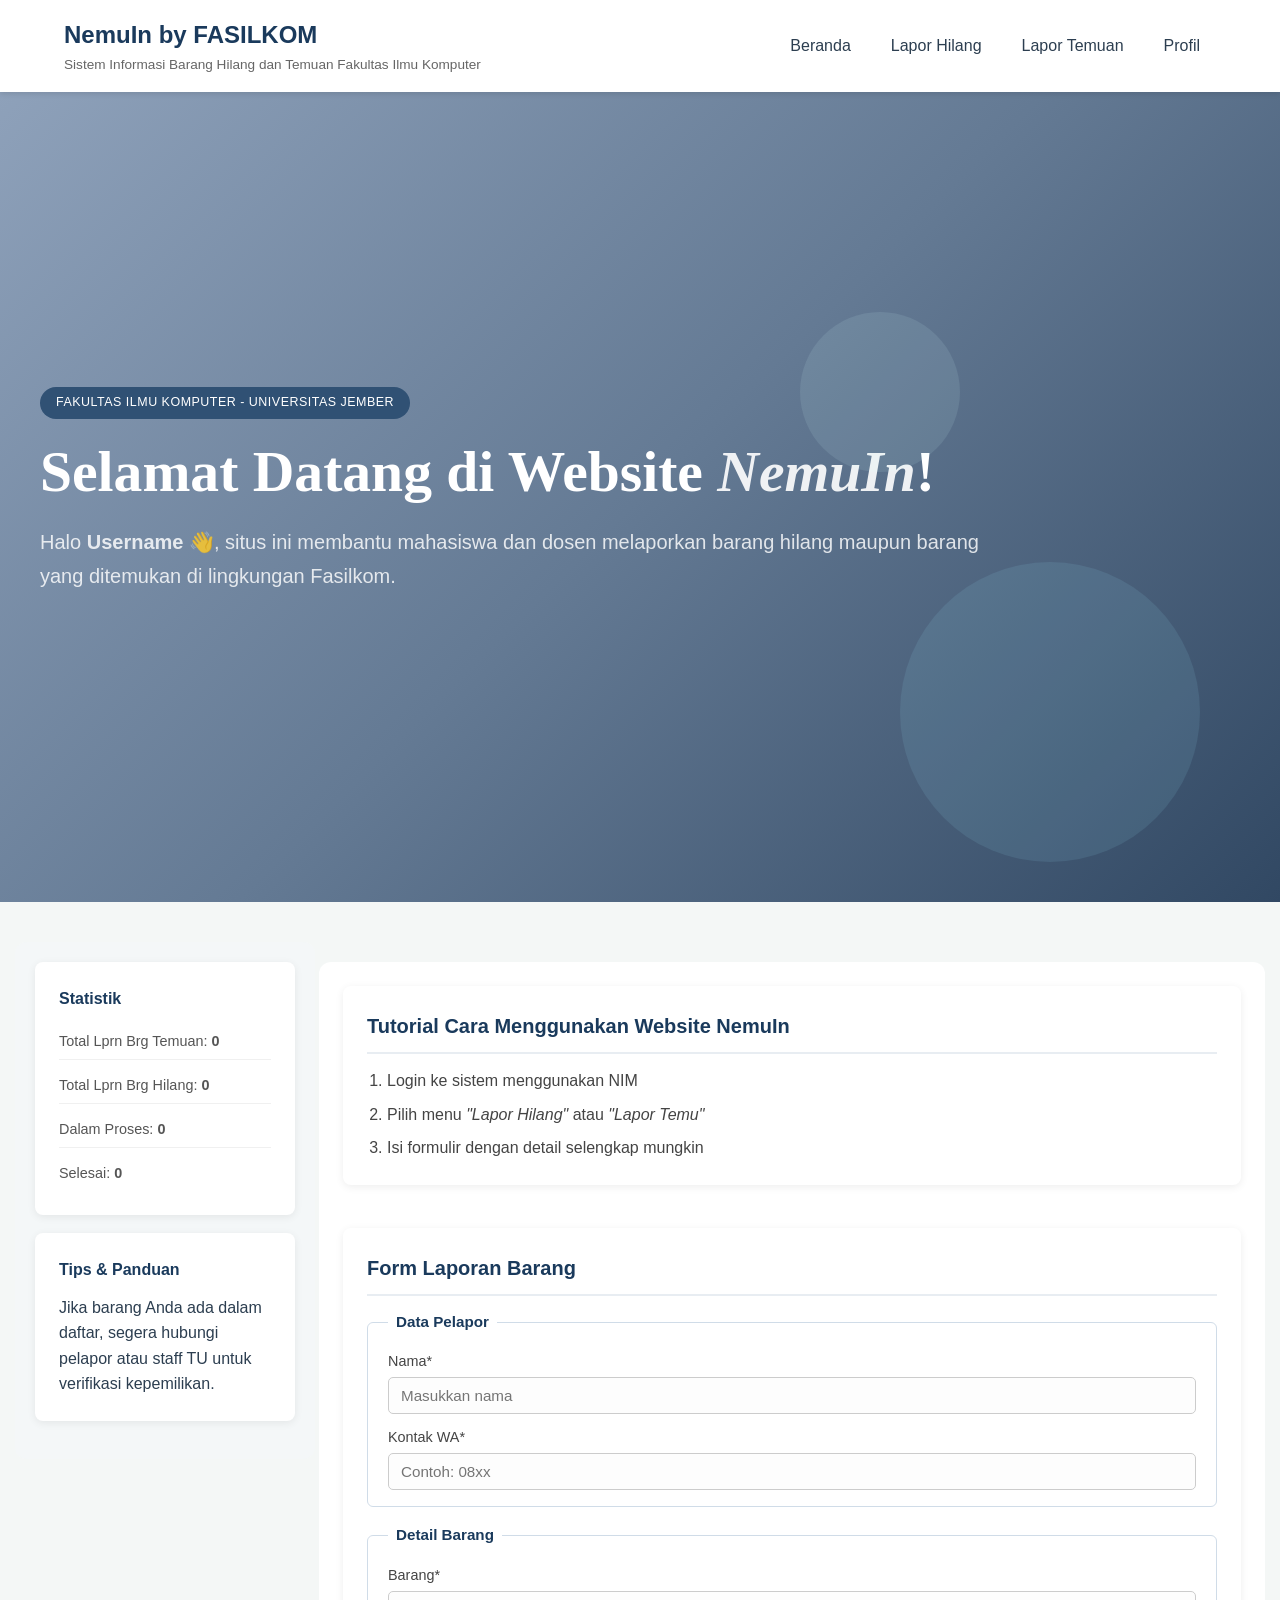
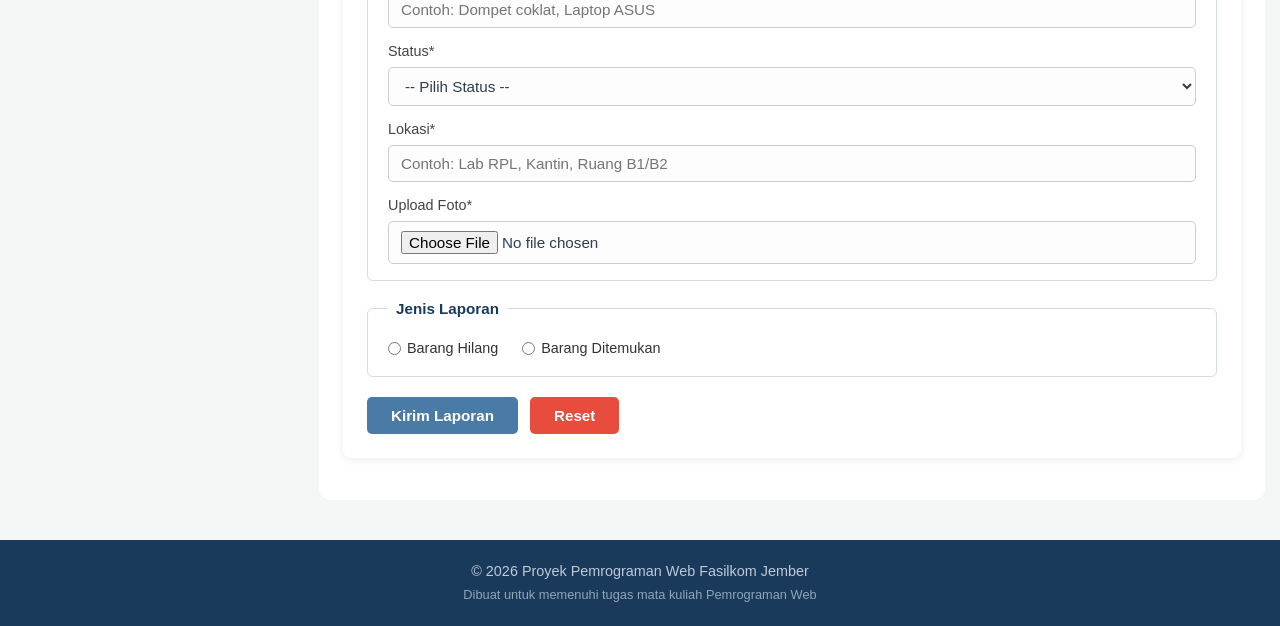
<file: index.html>
<!DOCTYPE html>
<html lang="id">
<head>
    <meta charset="UTF-8">
    <meta name="viewport" content="width=device-width, initial-scale=1.0">
    <meta name="description" content="Sistem Informasi Barang Hilang dan Temuan Fasilkom">
    <link rel="stylesheet" href="style.css">
    <title>Beranda - Lost or Found Fasilkom</title>
</head>
<body>
    <header>
        <div class="brand">
            <h1>NemuIn by FASILKOM</h1>
            <p>Sistem Informasi Barang Hilang dan Temuan Fakultas Ilmu Komputer</p>
        </div>
        <nav>
            <ul>
                <li><a href="index.html">Beranda</a></li>
                <li><a href="hilang.html">Lapor Hilang</a></li>
                <li><a href="ditemukan.html">Lapor Temuan</a></li>
                <li><a href="profil.html">Profil</a></li>
            </ul>
        </nav>           
    </header>       

    <div class="welcome">
        <div class="bg-circle circle-2"></div>
        <div class="bg-circle circle-3"></div>        
        <div class="text-welcome welcome-inner">
            <div class="content">
                <span class="badge">Fakultas Ilmu Komputer - Universitas Jember</span>
                <h1>Selamat Datang di Website <em>NemuIn</em>!</h1>
                <p>Halo <strong>Username 👋</strong>, situs ini membantu mahasiswa dan dosen melaporkan barang hilang maupun barang yang ditemukan di lingkungan Fasilkom.</p>
            </div>
        </div>
    </div>    
    <section class="layout-bawah">
        <aside class="sidebar">
            <div class="card">
                <h3>Statistik</h3>
                <ul>
                    <li>Total Lprn Brg Temuan: <strong id="stat-ditemukan">0</strong></li>
                    <li>Total Lprn Brg Hilang: <strong id="stat-hilang">0</strong></li>
                    <li>Dalam Proses: <strong id="stat-proses">0</strong></li>
                    <li>Selesai: <strong id="stat-dikembalikan">0</strong></li>
                </ul>
            </div>
            <div class="card">
                <h3>Tips &amp; Panduan</h3>
                <p>Jika barang Anda ada dalam daftar, segera hubungi pelapor atau staff TU untuk verifikasi kepemilikan.</p>
            </div>
        </aside>         
        <div class="wrapper">
            <main class="main-content">  
                <section class="card" id="tutorial">
                    <h2>Tutorial Cara Menggunakan Website NemuIn</h2>
                    <ol>
                        <li>Login ke sistem menggunakan NIM</li>
                        <li>Pilih menu <em>"Lapor Hilang"</em> atau <em>"Lapor Temu"</em></li>
                        <li>Isi formulir dengan detail selengkap mungkin</li>
                    </ol>
                </section>
                <section class="card" id="upload">
                    <h2>Form Laporan Barang</h2>
                    <form action="#" method="post" enctype="multipart/form-data">
                        <fieldset>
                            <legend>Data Pelapor</legend>
    
                            <div class="form-group">
                                <label for="nama">Nama<span class="required">*</span></label>
                                <input type="text" id="nama" name="nama" placeholder="Masukkan nama" required>
                            </div>
                            <div class="form-group">
                                <label for="kontak">Kontak WA<span class="required">*</span></label>
                                <input type="text" id="kontak" name="kontak" placeholder="Contoh: 08xx" required>
                            </div>
                        </fieldset>
                        <fieldset>
                            <legend>Detail Barang</legend>
                            <div class="form-group">
                                <label for="barang">Barang<span class="required">*</span></label>
                                <input type="text" id="barang" name="barang" placeholder="Contoh: Dompet coklat, Laptop ASUS" required>
                            </div>                    
                            <div class="form-group">
                                <label for="status">Status<span class="required">*</span></label>
                                <select id="status" name="status" required>
                                    <option value="">-- Pilih Status --</option>
                                    <option value="Dicari">Dicari (untuk barang hilang)</option>
                                    <option value="Dalam Proses">Dalam Proses (untuk barang ditemukan)</option>
                                    <option value="Ditemukan">Ditemukan</option>
                                    <option value="Selesai">Selesai</option>
                                </select>
                            </div>                              
                            <div class="form-group">
                                <label for="lokasi">Lokasi<span class="required">*</span></label>
                                <input type="text" id="lokasi" name="lokasi" placeholder="Contoh: Lab RPL, Kantin, Ruang B1/B2" required>
                            </div>                      
                            <div class="form-group">
                                <label for="foto">Upload Foto<span class="required">*</span></label>
                                <input type="file" id="foto" name="foto" accept="image/*" required>
                            </div>
                        </fieldset>
                        <fieldset>
                            <legend>Jenis Laporan</legend>
                            <div class="form-group radio-group">
                                <label>
                                    <input type="radio" name="jenis" value="hilang" required>
                                    Barang Hilang
                                </label>
                                <label>
                                    <input type="radio" name="jenis" value="ditemukan">
                                    Barang Ditemukan
                                </label>
                            </div>
                        </fieldset>
                        <div class="btn-group">
                            <button type="submit" class="btn-primary">Kirim Laporan</button>
                            <button type="reset" class="btn-reset">Reset</button>
                        </div>
                    </form>
                </section>
            </main>
        </div>
    </section>
    <footer>
        <hr>
        <p>&copy; 2026 Proyek Pemrograman Web Fasilkom Jember</p>
        <p><small>Dibuat untuk memenuhi tugas mata kuliah Pemrograman Web</small></p>
    </footer>
    <script src="script.js"></script>
</body>
</html>
</file>
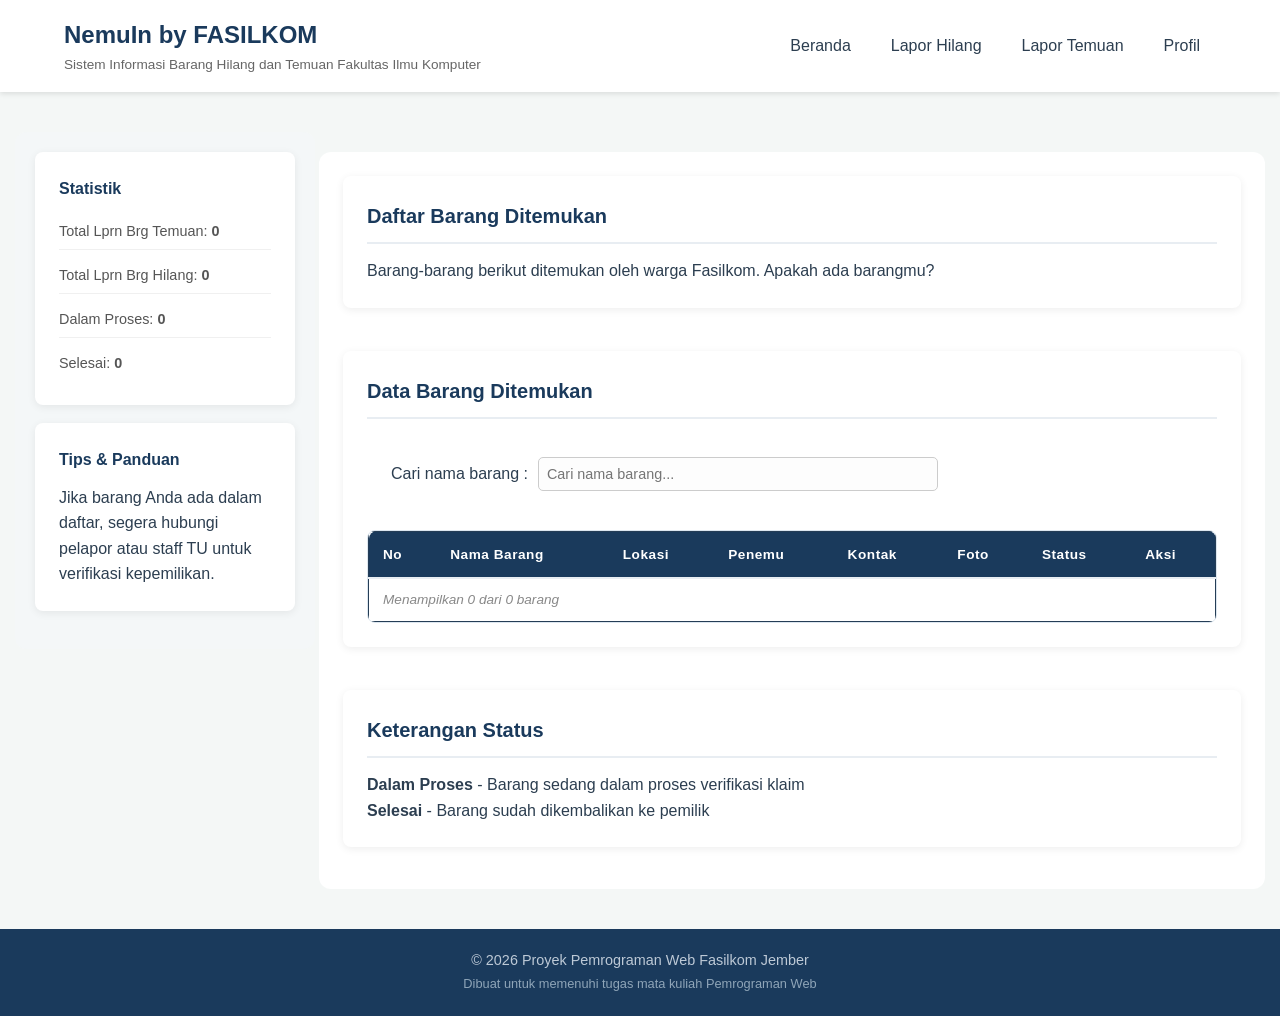
<file: ditemukan.html>
<!DOCTYPE html> 
<html lang="id">
<head>
    <meta charset="UTF-8">
    <meta name="viewport" content="width=device-width, initial-scale=1.0">
    <meta name="description" content="Daftar Barang Temuan - Sistem Informasi Lost & Found Fasilkom">
    <link rel="stylesheet" href="style.css">
    <title>Barang Temuan - Lost or Found Fasilkom</title>
</head>
<body>
    <header>
        <div class="brand">
            <h1>NemuIn by FASILKOM</h1>
            <p>Sistem Informasi Barang Hilang dan Temuan Fakultas Ilmu Komputer</p>
        </div>
        <nav>
            <ul>
                <li><a href="index.html">Beranda</a></li>
                <li><a href="hilang.html">Lapor Hilang</a></li>
                <li><a href="ditemukan.html">Lapor Temuan</a></li>
                <li><a href="profil.html">Profil</a></li>
            </ul>
        </nav>
    </header>
    <section class="layout-bawah">
        <aside class="sidebar">
            <div class="card">
                <h3>Statistik</h3>
                <ul>
                    <li>Total Lprn Brg Temuan: <strong id="stat-ditemukan">0</strong></li>
                    <li>Total Lprn Brg Hilang: <strong id="stat-hilang">0</strong></li>
                    <li>Dalam Proses: <strong id="stat-proses">0</strong></li>
                    <li>Selesai: <strong id="stat-dikembalikan">0</strong></li>
                </ul>
            </div>
            <div class="card">
                <h3>Tips &amp; Panduan</h3>
                <p>Jika barang Anda ada dalam daftar, segera hubungi pelapor atau staff TU untuk verifikasi kepemilikan.</p>
            </div>
        </aside>      
        <div class="wrapper">
            <main class="main-content">
                <section class="card">
                    <h2>Daftar Barang Ditemukan</h2>
                    <p>Barang-barang berikut ditemukan oleh warga Fasilkom. Apakah ada barangmu?</p>
                </section>
                <section class="card" id="tabel-barang">
                    <h2>Data Barang Ditemukan</h2>
                    <div class="search-bar" style="display: flex; align-items: center; gap: 10px; margin-bottom: 15px; padding: 24px;">
                        <p style="margin: 0; white-space: nowrap;">Cari nama barang : </p>
                        <input type="text" id="search-input" placeholder="Cari nama barang..." style="flex: 1; max-width: 400px; padding: 8px;">
                    </div>                              
                    <div class="table-container">
                        <table class="table-fixed w-full">
                            <thead>
                                <tr>
                                    <th>No</th>
                                    <th>Nama Barang</th>
                                    <th>Lokasi</th>
                                    <th>Penemu</th>
                                    <th>Kontak</th>
                                    <th>Foto</th>
                                    <th>Status</th>
                                    <th>Aksi</th>
                                </tr>
                            </thead>
                            <tbody id="isi-tabel" data-jenis="ditemukan">
                            </tbody>
                            <tfoot>
                                <tr>
                                    <td colspan="9">Total: 5 barang &mdash; 3 selesai, 2 dalam proses</td>
                                </tr>
                            </tfoot>
                        </table>
                    </div>
                </section>
                <section class="card" id="keterangan-status">
                    <h2>Keterangan Status</h2>
                    <ul class="status-list">
                        <p><strong>Dalam Proses</strong> - Barang sedang dalam proses verifikasi klaim</p>
                        <p><strong>Selesai</strong> - Barang sudah dikembalikan ke pemilik</p>
                    </ul>
                </section>
            </main>
        </div>
    </section>
    <footer>
        <hr>
        <p>&copy; 2026 Proyek Pemrograman Web Fasilkom Jember</p>
        <p><small>Dibuat untuk memenuhi tugas mata kuliah Pemrograman Web</small></p>
    </footer>
    <script src="script.js"></script>    
</body>
</html>
</file>
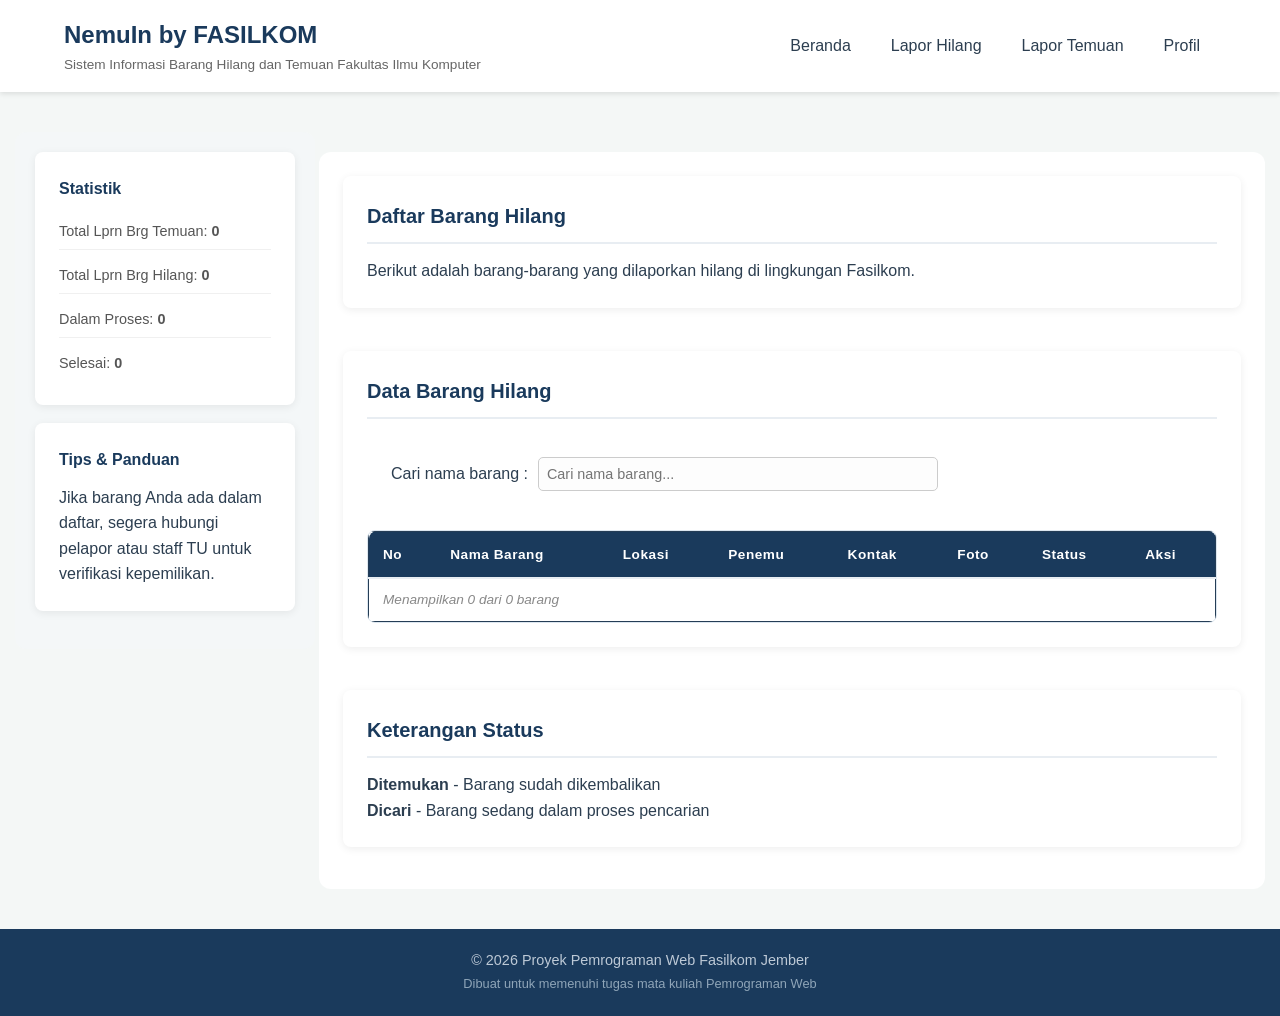
<file: hilang.html>
<!DOCTYPE html> 
<html lang="id">
<head>
    <meta charset="UTF-8">
    <meta name="viewport" content="width=device-width, initial-scale=1.0">
    <meta name="description" content="Daftar Barang Hilang - Sistem Informasi Lost & Found Fasilkom">
    <link rel="stylesheet" href="style.css">
    <title>Barang Hilang - Lost or Found Fasilkom</title>
</head>
<body>
    <header>
        <div class="brand">
            <h1>NemuIn by FASILKOM</h1>
            <p>Sistem Informasi Barang Hilang dan Temuan Fakultas Ilmu Komputer</p>
        </div>
        <nav>
            <ul>
                <li><a href="index.html">Beranda</a></li>
                <li><a href="hilang.html">Lapor Hilang</a></li>
                <li><a href="ditemukan.html">Lapor Temuan</a></li>
                <li><a href="profil.html">Profil</a></li>
            </ul>
        </nav>
    </header>
    <section class="layout-bawah">
        <aside class="sidebar">
            <div class="card">                    
                <h3>Statistik</h3>
                <ul>
                    <li>Total Lprn Brg Temuan: <strong id="stat-ditemukan">0</strong></li>
                    <li>Total Lprn Brg Hilang: <strong id="stat-hilang">0</strong></li>
                    <li>Dalam Proses: <strong id="stat-proses">0</strong></li>
                    <li>Selesai: <strong id="stat-dikembalikan">0</strong></li>
                </ul>
            </div>
            <div class="card">
                <h3>Tips &amp; Panduan</h3>
                <p>Jika barang Anda ada dalam daftar, segera hubungi pelapor atau staff TU untuk verifikasi kepemilikan.</p>
            </div>
        </aside>      
        <div class="wrapper">
            <main class="main-content">                        
                <section class="card">
                    <h2>Daftar Barang Hilang</h2>
                    <p>Berikut adalah barang-barang yang dilaporkan hilang di lingkungan Fasilkom.</p>
                </section>
                <section class="card" id="tabel-barang">                    
                    <h2>Data Barang Hilang</h2>                   
                    <div class="search-bar" style="display: flex; align-items: center; gap: 10px; margin-bottom: 15px; padding: 24px;">
                        <p style="margin: 0; white-space: nowrap;">Cari nama barang : </p>
                        <input type="text" id="search-input" placeholder="Cari nama barang..." style="flex: 1; max-width: 400px; padding: 8px;">
                    </div>                  
                    <div class="table-container">
                        <table>
                            <thead>
                                <tr>
                                    <th>No</th>
                                    <th>Nama Barang</th>
                                    <th>Lokasi</th>
                                    <th>Penemu</th>
                                    <th>Kontak</th>
                                    <th>Foto</th>
                                    <th>Status</th>
                                    <th>Aksi</th>
                                </tr>
                            </thead>
                            <tbody id="isi-tabel" data-jenis="hilang">
                            </tbody>
                            <tfoot>
                                <tr>
                                    <td colspan="9">Total: 5 barang &mdash; 2 ditemukan, 3 masih dicari</td>
                                </tr>
                            </tfoot>
                        </table>
                    </div>
                </section>
                <section class="card" id="keterangan-status">
                    <h2>Keterangan Status</h2>
                    <ul class="status-list">
                        <p><strong>Ditemukan</strong> - Barang sudah dikembalikan</p>
                        <p><strong>Dicari</strong> - Barang sedang dalam proses pencarian</p>
                    </ul>
                </section>
            </main>
        </div>
    </section>
    <footer>
        <hr>
        <p>&copy; 2026 Proyek Pemrograman Web Fasilkom Jember</p>
        <p><small>Dibuat untuk memenuhi tugas mata kuliah Pemrograman Web</small></p>
    </footer>
    <script src="script.js"></script>
</body>
</html>
</file>
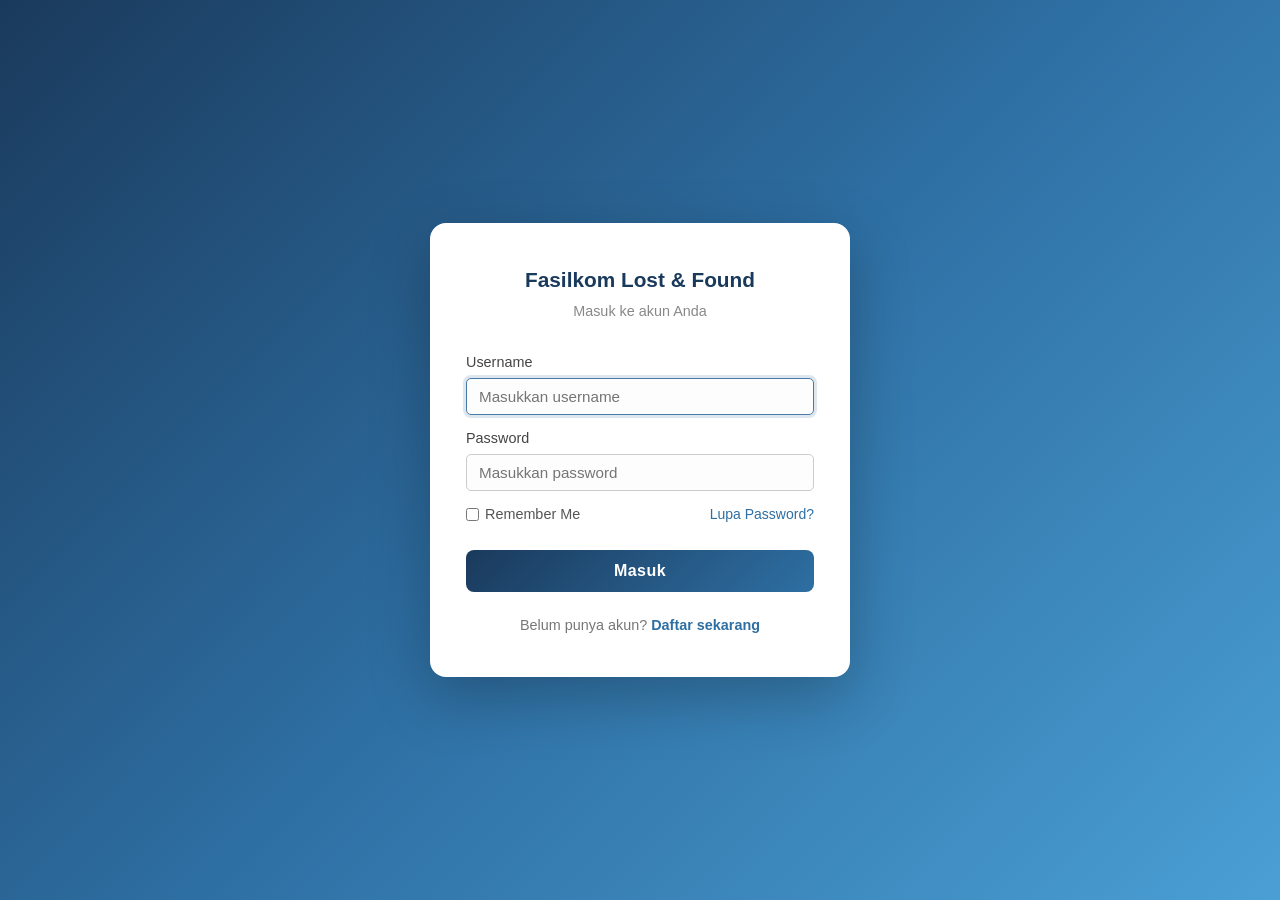
<file: login.html>
<!DOCTYPE html>
<html lang="id">
<head>
    <meta charset="UTF-8">
    <meta name="viewport" content="width=device-width, initial-scale=1.0">
    <meta name="description" content="Login - Fasilkom Lost & Found">
    <link rel="stylesheet" href="style.css">
    <title>Login - Lost or Found Fasilkom</title>
</head>
<body class="auth-page">
    <main class="auth-wrapper">
        <div class="auth-card">
            <div class="auth-brand">
                <h1>Fasilkom Lost &amp; Found</h1>
                <p>Masuk ke akun Anda</p>
            </div>
            <form action="#" method="post" class="auth-form">
                <div class="form-group">
                    <label for="username">Username</label>
                    <input type="text" id="username" name="username"
                           placeholder="Masukkan username" required autofocus>
                </div>
 
                <div class="form-group">
                    <label for="password">Password</label>
                    <input type="password" id="password" name="password"
                           placeholder="Masukkan password" required>
                </div>
                <div class="auth-options">
                    <label class="remember-me">
                        <input type="checkbox" name="remember">
                        Remember Me
                    </label>
                    <a href="#" class="forgot-link">Lupa Password?</a>
                </div>
                <button type="submit" class="btn-auth">Masuk</button>
            </form>
            <div class="auth-footer">
                <p>Belum punya akun? <a href="register.html">Daftar sekarang</a></p>
            </div>
 
        </div>
    </main>
 
</body>
</html>
</file>
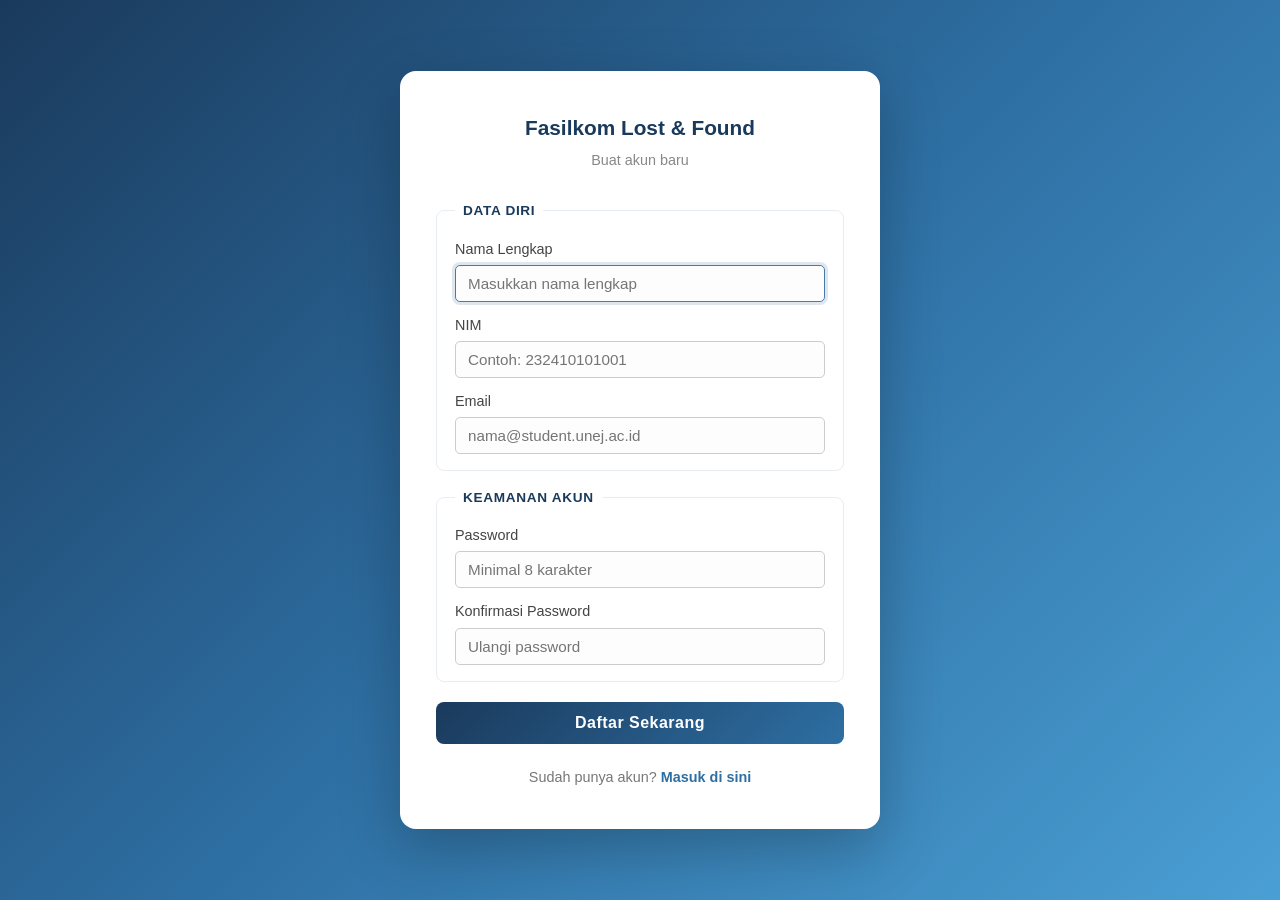
<file: register.html>
<!DOCTYPE html>
<html lang="id">
<head>
    <meta charset="UTF-8">
    <meta name="viewport" content="width=device-width, initial-scale=1.0">
    <meta name="description" content="Register - Fasilkom Lost & Found">
    <link rel="stylesheet" href="style.css">
    <title>Register - Lost or Found Fasilkom</title>
</head>
<body class="auth-page">
    <main class="auth-wrapper">
        <div class="auth-card">
             <div class="auth-brand">
                <h1>Fasilkom Lost &amp; Found</h1>
                <p>Buat akun baru</p>
            </div>
            <form action="#" method="post" class="auth-form">
                <fieldset class="auth-fieldset">
                    <legend>Data Diri</legend>
                    <div class="form-group">
                        <label for="nama">Nama Lengkap</label>
                        <input type="text" id="nama" name="nama"
                               placeholder="Masukkan nama lengkap"
                               minlength="3" required autofocus>
                    </div>
                    <div class="form-group">
                        <label for="nim">NIM</label>
                        <input type="text" id="nim" name="nim"
                               placeholder="Contoh: 232410101001"
                               pattern="[0-9]{12}" maxlength="12"
                               title="NIM harus 12 digit angka" required>
                    </div>
                    <div class="form-group">
                        <label for="email">Email</label>
                        <input type="email" id="email" name="email"
                               placeholder="nama@student.unej.ac.id" required>
                    </div>
                </fieldset>
                <fieldset class="auth-fieldset">
                    <legend>Keamanan Akun</legend>
                    <div class="form-group">
                        <label for="password">Password</label>
                        <input type="password" id="password" name="password"
                               placeholder="Minimal 8 karakter"
                               minlength="8" required>
                    </div>
                    <div class="form-group">
                        <label for="konfirmasi">Konfirmasi Password</label>
                        <input type="password" id="konfirmasi" name="konfirmasi"
                               placeholder="Ulangi password" required>
                    </div>
                </fieldset>
                <button type="submit" class="btn-auth">Daftar Sekarang</button>
            </form>
            <div class="auth-footer">
                <p>Sudah punya akun? <a href="login.html">Masuk di sini</a></p>
            </div>
 
        </div>
    </main>
</body>
</html>
</file>
<file: style.css>
* {margin: 0;padding: 0;box-sizing: border-box;}
body {font-family: 'Segoe UI', Arial, sans-serif; background-color: #f4f7f6;color: #2c3e50;font-size: 16px;line-height: 1.6;}
header {background: white;padding: 1rem 5%;display: flex;justify-content: space-between; align-items: center;box-shadow: 0 2px 5px rgba(0, 0, 0, 0.1);position: sticky;top: 0;z-index: 100;}
.brand h1 {font-size: 1.5rem;font-weight: 700;color: #1a3a5c;}
.brand p {font-size: 0.85rem;color: #666;}
nav ul {display: flex;list-style: none;gap: 8px;}
nav a {text-decoration: none;color: #2c3e50;padding: 8px 16px;border-radius: 4px;font-weight: 500;transition: background-color 0.3s ease, color 0.3s ease;}
nav a:hover {background-color: #1a3a5c;color: white;}
.wrapper {flex: 1;padding: 0;max-width: 1400px;margin: 0 auto;}
.layout-bawah {display: flex;gap: 4px;max-width: 1250px;margin: 40px auto;align-items: flex-start;}
.sidebar {width: 300px;background: #f4f7f8;padding: 20px;border-radius: 12px;flex-shrink: 0;}
.main-content {flex: 1;background: #ffffff;padding: 24px;margin-top: 20px;border-radius: 12px;}
main {flex: 1;display: flex;flex-direction: column;gap: 25px;}
.welcome {min-height: 90vh;position: relative;display: flex;align-items: center;padding-top: 18px;overflow: hidden;background: linear-gradient(135deg, #556c89 0%, #506885, #3a4b6a 100%);
    background: linear-gradient(135deg, #8ea1ba 0%, #647a94 50%, #314863 100%);}
.text-welcome {width: 100%;max-width: 1200px;margin: 0 auto;align-items: center;justify-content: space-between;padding: 80px 0;}
.content{ flex: 0 0 50%; max-width: 1200px;}
.badge {display: inline-block;background: #305174;color: #ffffff;font-size: 0.78rem;font-weight: 500;padding: 6px 16px;border-radius: 50px;margin-bottom: 20px;letter-spacing: 0.5px;text-transform: uppercase;}
.content h1 {
    font-family: 'Playfair Display', serif;
    font-size: clamp(2.4rem, 4.5vw, 3.6rem);
    font-weight: 700;
    color: #ffffff;
    line-height: 1.15;
    margin-bottom: 20px; }
.content h1 em { font-style: italic; opacity: 0.9; }
.content p {
    font-size: 20px;
    color: rgba(255,255,255,0.82);
    line-height: 1.7;
    margin-bottom: 32px;
    max-width: 80%;}
.bg-circle {
    position: absolute;
    border-radius: 50%;
    opacity: 0.1;
    z-index: 1;
    animation: floatMove 8s ease-in-out infinite;}
.circle-2 {
    width: 300px;
    height: 300px;
    background: #9be7ff;
    bottom: 40px;
    right: 80px;
    animation-delay: 2s;}
.circle-3 {
    width: 160px;
    height: 160px;
    background: #d7f7ff;
    top: 220px;
    right: 320px;
    animation-delay: 4s;}
@keyframes floatMove {
    50% {
        transform: translateY(10px) translateX(-15px);
    }
    75% {
        transform: translateY(-10px) translateX(15px);
    }}
.card {
    background: white;
    padding: 24px;
    margin-bottom: 18px;
    border-radius: 8px;
    box-shadow: 0 2px 8px rgba(0, 0, 0, 0.07);
    transition: transform 0.3s ease, box-shadow 0.3s ease;}
.card:hover {transform: translateY(-3px);box-shadow: 0 8px 20px rgba(0, 0, 0, 0.12);}
.card h2 {
    font-size: 1.25rem;
    font-weight: 700;
    color: #1a3a5c;
    margin-bottom: 14px;
    padding-bottom: 10px;
    border-bottom: 2px solid #e8edf2;}
.card h3 {font-size: 1rem;font-weight: 700;color: #1a3a5c;margin-bottom: 12px;}
aside .card ul {list-style: none;display: flex;flex-direction: column;gap: 8px;}
aside .card ul li {padding: 6px 0;border-bottom: 1px solid #f0f0f0;font-size: 0.9rem;color: #555;}
aside .card ul li:last-child {border-bottom: none;}
.card ol {
    padding-left: 20px;
    display: flex;
    flex-direction: column;
    gap: 8px;
    color: #444;}
fieldset {
    border: 1px solid #d0dce8;
    border-radius: 6px;
    padding: 16px 20px;
    margin-bottom: 16px;}
legend {
    font-weight: 600;
    color: #1a3a5c;
    padding: 0 8px;
    font-size: 0.95rem;}
.form-group {
    display: flex;
    flex-direction: column;
    gap: 4px;
    margin-bottom: 12px;}
.form-group:last-child {margin-bottom: 0;}
label {
    font-weight: 500;
    color: #444;
    font-size: 0.9rem;}

tbody tr:nth-child(odd) {background-color: #f0f4f8;}
tbody tr:nth-child(even) {background-color: #ffffff;}
tbody tr:hover {background-color: #dce8f0;}
table {
    border: none;
    border-collapse: collapse;
    width: 100%;
    font-size: 0.9rem;}
thead tr {background-color: #1a3a5c;color: white;}
thead th {
    padding: 12px 14px;
    font-weight: 600;
    font-size: 0.85rem;
    letter-spacing: 0.04em;
    border: none;
    text-align: left;}
thead th:first-child { border-radius: 8px 0 0 0; }
thead th:last-child  { border-radius: 0 8px 0 0; }
tbody td {
    padding: 10px 14px;
    border: none;
    border-bottom: 1px solid #e8edf2;
    vertical-align: middle;
    color: #2c3e50;}
tbody tr:nth-child(odd)  { background-color: #f5f8fb; }
tbody tr:nth-child(even) { background-color: #ffffff; }
tbody tr:hover { background-color: #e8f0f7; transition: background-color 0.2s ease; }
tfoot td {
    padding: 10px 14px;
    border: none;
    border-top: 2px solid #e8edf2;
    font-size: 0.85rem;
    color: #888;
    font-style: italic;}
.table-container {
    border-radius: 8px;
    overflow: hidden;
    border: 1px solid #dce6ef;}
td, th{
    white-space: nowrap;
    border: 1px solid #253d56;
    padding: 4px 8px;}
table {border: 1px solid #253d56;border-collapse: collapse;}
input[type="text"],
input[type="password"],
input[type="email"],
input[type="tel"],
input[type="file"],
select,
textarea {
    width: 100%;
    padding: 9px 12px;
    border: 1.5px solid #ccc;
    border-radius: 5px;
    font-size: 0.95rem;
    font-family: inherit;
    color: #2c3e50;
    background-color: #fdfdfd;
    transition: border-color 0.2s ease, box-shadow 0.2s ease;}
input[type="text"]:focus,
input[type="email"]:focus,
input[type="password"]:focus,
input[type="tel"]:focus,
select:focus,
textarea:focus {outline: none;border-color: #4a7ba7;box-shadow: 0 0 0 3px rgba(74, 123, 167, 0.18);}
textarea {resize: vertical;min-height: 80px;}
.radio-group {flex-direction: row;gap: 24px;}
.radio-group label {
    display: flex;
    align-items: center;
    gap: 6px;
    cursor: pointer;
    font-weight: 400;
    color: #333;}
.btn-group {display: flex;gap: 12px;margin-top: 20px;flex-wrap: wrap;}
.btn-primary {
    background-color: #4a7ba7;
    color: white;
    padding: 10px 24px;
    border: none;
    border-radius: 5px;
    cursor: pointer;
    font-size: 0.95rem;
    font-weight: 600;
    transition: background-color 0.3s ease, transform 0.2s ease;}
.btn-primary:hover {background-color: #1a3a5c;transform: translateY(-1px);}
.btn-reset {
    background-color: #e74c3c;
    color: white;
    padding: 10px 24px;
    border: none;
    border-radius: 5px;
    cursor: pointer;
    font-size: 0.95rem;
    font-weight: 600;
    transition: background-color 0.3s ease, transform 0.2s ease;}
.btn-reset:hover {background-color: #c0392b;transform: translateY(-1px);}
footer {
    background-color: #1a3a5c;
    color: #ccc;
    text-align: center;
    padding: 20px 5%;
    margin-top: 2rem;}
footer hr {display: none;}
footer p {font-size: 0.9rem;color: #bdc9d6;}
footer small {font-size: 0.8rem;color: #8fa5b8;}
@keyframes fadeIn {
    from {
        opacity: 0;
        transform: translateY(16px);
    }
    to {
        opacity: 1;
        transform: translateY(0);
    }
}
main .card:nth-child(1) { animation: fadeIn 0.5s 0.1s ease both; }
main .card:nth-child(2) { animation: fadeIn 0.5s 0.2s ease both; }
main .card:nth-child(3) { animation: fadeIn 0.5s 0.3s ease both; }
@media (prefers-reduced-motion: reduce) {
    *, *::before, *::after {
        animation-duration: 0.01ms !important;
        transition-duration: 0.01ms !important;
    }
}
body.auth-page {
    background: linear-gradient(135deg, #1a3a5c 0%, #2e6fa3 50%, #4a9fd4 100%);
    min-height: 100vh;
    display: flex;
    align-items: center;
    justify-content: center;}
.auth-wrapper {
    width: 100%;
    padding: 24px 16px;
    display: flex;
    justify-content: center;
    align-items: center;}
.auth-card {
    background: white;
    border-radius: 16px;
    padding: 40px 36px;
    width: 100%;
    max-width: 420px;
    box-shadow: 0 20px 60px rgba(0, 0, 0, 0.25);
    animation: fadeIn 0.5s ease both;}
.auth-card:has(.auth-fieldset) {max-width: 480px;}
.auth-brand {text-align: center;margin-bottom: 28px;}
.auth-logo {font-size: 2.8rem;margin-bottom: 8px;}
.auth-brand h1 {
    font-size: 1.3rem;
    font-weight: 700;
    color: #1a3a5c;
    margin-bottom: 4px;}
.auth-brand p {font-size: 0.9rem;color: #888;}
.auth-fieldset {
    border: 1px solid #e8edf2;
    border-radius: 8px;
    padding: 16px 18px;
    margin-bottom: 16px;}
.auth-fieldset legend {
    font-weight: 600;
    color: #1a3a5c;
    padding: 0 8px;
    font-size: 0.85rem;
    text-transform: uppercase;
    letter-spacing: 0.05em;}
.auth-options {
    display: flex;
    justify-content: space-between;
    align-items: center;
    margin-bottom: 20px;
    font-size: 0.875rem;}
.remember-me {
    display: flex;
    align-items: center;
    gap: 6px;
    color: #555;
    cursor: pointer;
    font-weight: 400;}
.forgot-link {
    color: #2e6fa3;
    text-decoration: none;
    font-weight: 500;
    transition: color 0.2s ease;}
.forgot-link:hover {color: #1a3a5c;text-decoration: underline;}
.btn-auth {
    width: 100%;
    padding: 12px;
    background: linear-gradient(135deg, #1a3a5c, #2e6fa3);
    color: white;
    border: none;
    border-radius: 8px;
    font-size: 1rem;
    font-weight: 600;
    cursor: pointer;
    letter-spacing: 0.03em;
    transition: opacity 0.3s ease, transform 0.2s ease;
    margin-top: 4px;}
.btn-auth:hover {opacity: 0.9;transform: translateY(-1px);}
.auth-footer {
    text-align: center;
    margin-top: 22px;
    font-size: 0.9rem;
    color: #777;}
.auth-footer a {
    color: #2e6fa3;
    font-weight: 600;
    text-decoration: none;
    transition: color 0.2s ease;}
.auth-footer a:hover {color: #1a3a5c;text-decoration: underline;}
.btn-edit {
    background-color: #4a7ba7;
    color: white;
    border: none;
    padding: 4px 10px;
    border-radius: 4px;
    cursor: pointer;
    font-size: 0.8rem;
    margin-right: 4px;
    transition: background-color 0.2s;}
.btn-edit:hover { background-color: #1a3a5c; }
.btn-hapus {
    background-color: #e74c3c;
    color: white;
    border: none;
    padding: 4px 10px;
    border-radius: 4px;
    cursor: pointer;
    font-size: 0.8rem;
    transition: background-color 0.2s;}
.btn-hapus:hover { background-color: #c0392b; }
#search-input {
    padding: 8px 12px;
    border: 1.5px solid #ccc;
    border-radius: 5px;
    font-size: 0.9rem;
    width: 100%;
    max-width: 320px;}
</file>
